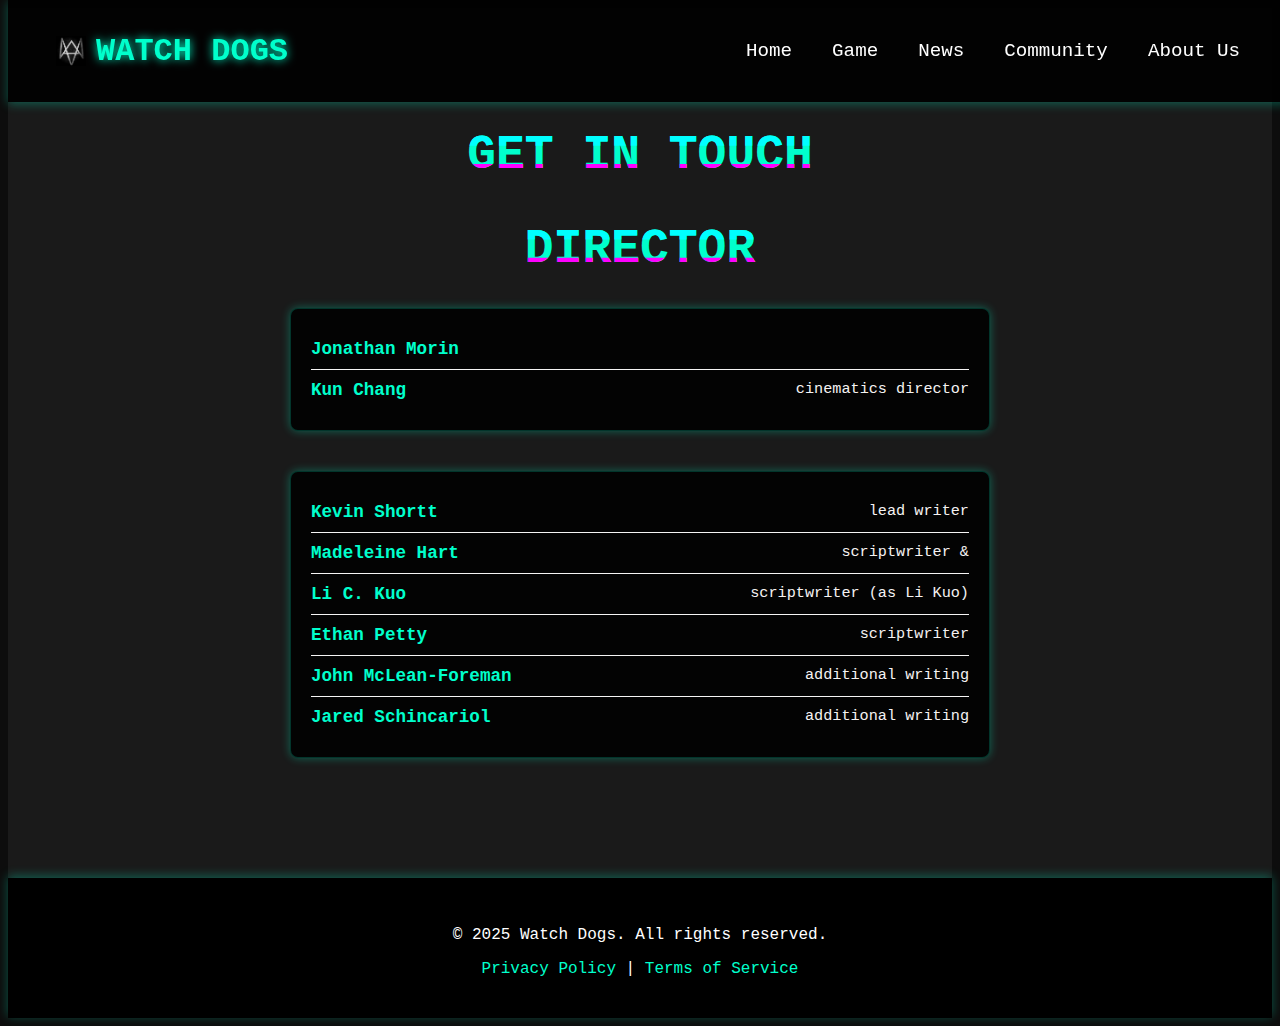
<file: sample/About Us.html>
<!DOCTYPE html>
<html lang="en">
<head>
    <meta charset="UTF-8">
    <meta name="viewport" content="width=device-width, initial-scale=1.0">
    <title>Watch Dogs - Contact</title>
    <link rel="stylesheet" href="style.css">
</head>
<body>
    <!-- Navigation -->
    <nav>
        <div class="logo">
            <img src="logo header.png" alt="watchdogs Logo" class="nav-logo">
            WATCH DOGS
        </div>
        <ul>
            <li><a href="index.html">Home</a></li>
            <li><a href="game.html">Game</a></li>
            <li><a href="news.html">News</a></li>
            <li><a href="community.html">Community</a></li>
            <li><a href="About Us.html">About Us</a></li>
        </ul>
    </nav>
<!-- Contact Section -->
    <section class="About">
        <h2 class="glitch">Get in Touch</h2>
        <div class="About-About fade-in">
        </div>
  <h2 class="glitch"> Director</h2>
  <div class="box">
    <div class="person">
      <div class="name">Jonathan Morin</div>
    </div>
    <div class="person">
      <div class="name">Kun Chang</div>
      <div class="role">cinematics director</div>
    </div>
  </div>

  <div class="box">
    <div class="person">
      <div class="name">Kevin Shortt</div>
      <div class="role">lead writer</div>
    </div>
    <div class="person">
      <div class="name">Madeleine Hart</div>
      <div class="role">scriptwriter &</div>
    </div>
    <div class="person">
      <div class="name">Li C. Kuo</div>
      <div class="role">scriptwriter (as Li Kuo) </div>
    </div>
    <div class="person">
      <div class="name">Ethan Petty</div>
      <div class="role">scriptwriter</div>
    </div>
    <div class="person">
      <div class="name">John McLean-Foreman</div>
      <div class="role">additional writing </div>
    </div>
    <div class="person">
      <div class="name">Jared Schincariol</div>
      <div class="role">additional writing</div>
    </div>
  </div>
    </section>

</body>
</html>

    <!-- Footer -->
    <footer>
        <p>© 2025 Watch Dogs. All rights reserved.</p>
        <p><a href="#privacy">Privacy Policy</a> | <a href="#terms">Terms of Service</a></p>
    </footer>

    <script src="main.js"></script>
</body>
</html>
</file>
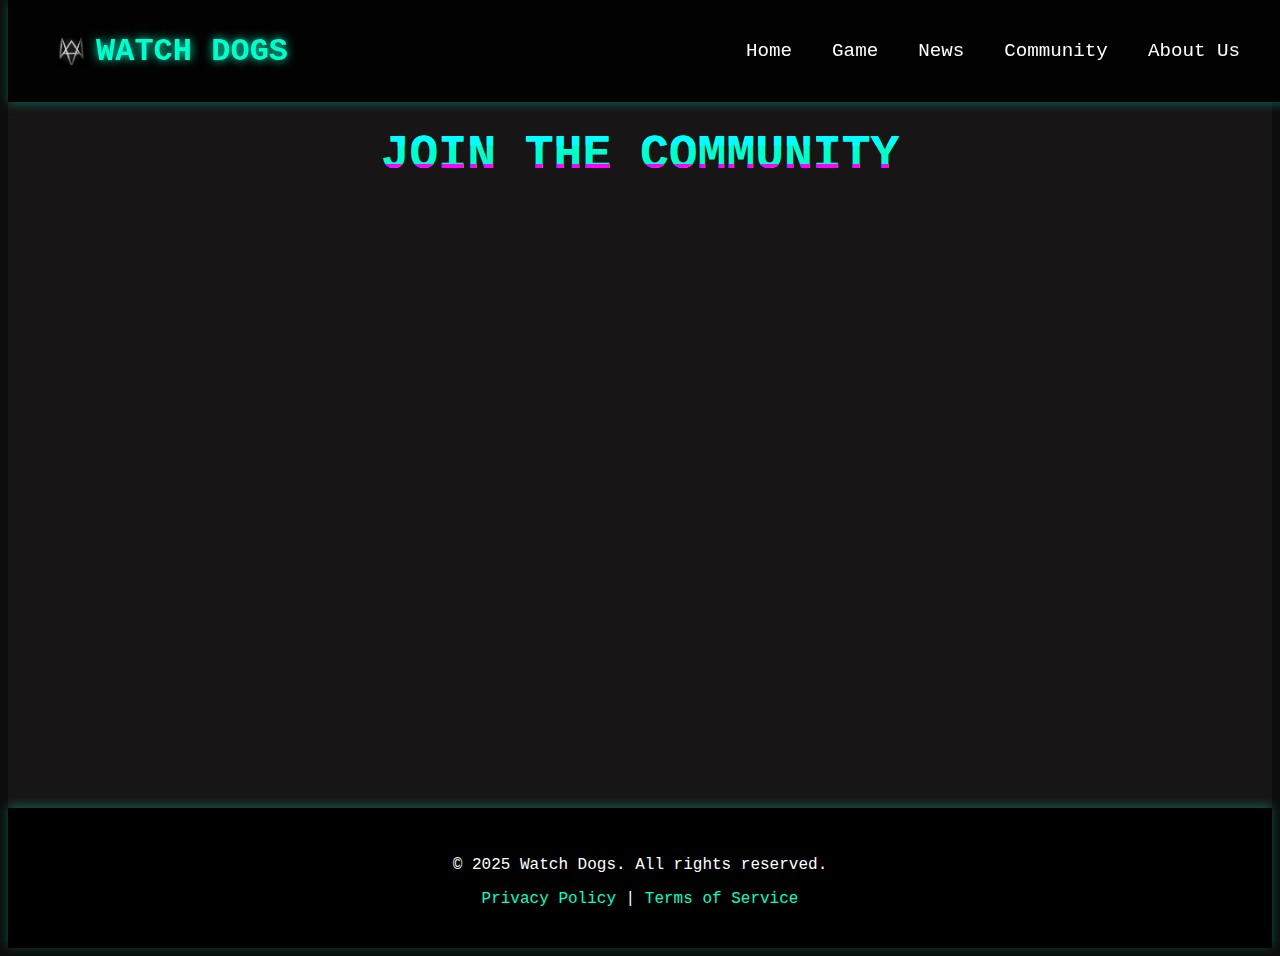
<file: sample/community.html>
<!DOCTYPE html>
<html lang="en">
<head>
    <meta charset="UTF-8">
    <meta name="viewport" content="width=device-width, initial-scale=1.0">
    <title>Watch Dogs - Community</title>
    <link rel="stylesheet" href="style.css">
</head>
<body>
    <!-- Navigation -->
    <nav>
        <div class="logo">
            <img src="logo header.png" alt="watchdogs Logo" class="nav-logo">
            WATCH DOGS
        </div>
        <ul>
            <li><a href="index.html">Home</a></li>
            <li><a href="game.html">Game</a></li>
            <li><a href="news.html">News</a></li>
            <li><a href="community.html">Community</a></li>
            <li><a href="About Us.html">About Us</a></li>
        </ul>
    </nav>

    <!-- Community Section -->
    <section class="community">
        <h2 class="glitch">Join the Community</h2>
        <div class="community-content fade-in">
            <p>Connect with other players, share strategies, and participate in events. Join our forums and social channels today!</p>
            <div class="community-image">
                <img src="Community.webp" alt="Community">
            </div>
        </div>
    </section>

    <!-- Footer -->
    <footer>
        <p>© 2025 Watch Dogs. All rights reserved.</p>
        <p><a href="#privacy">Privacy Policy</a> | <a href="#terms">Terms of Service</a></p>
    </footer>

    <script src="main.js"></script>
</body>
</html>
</file>
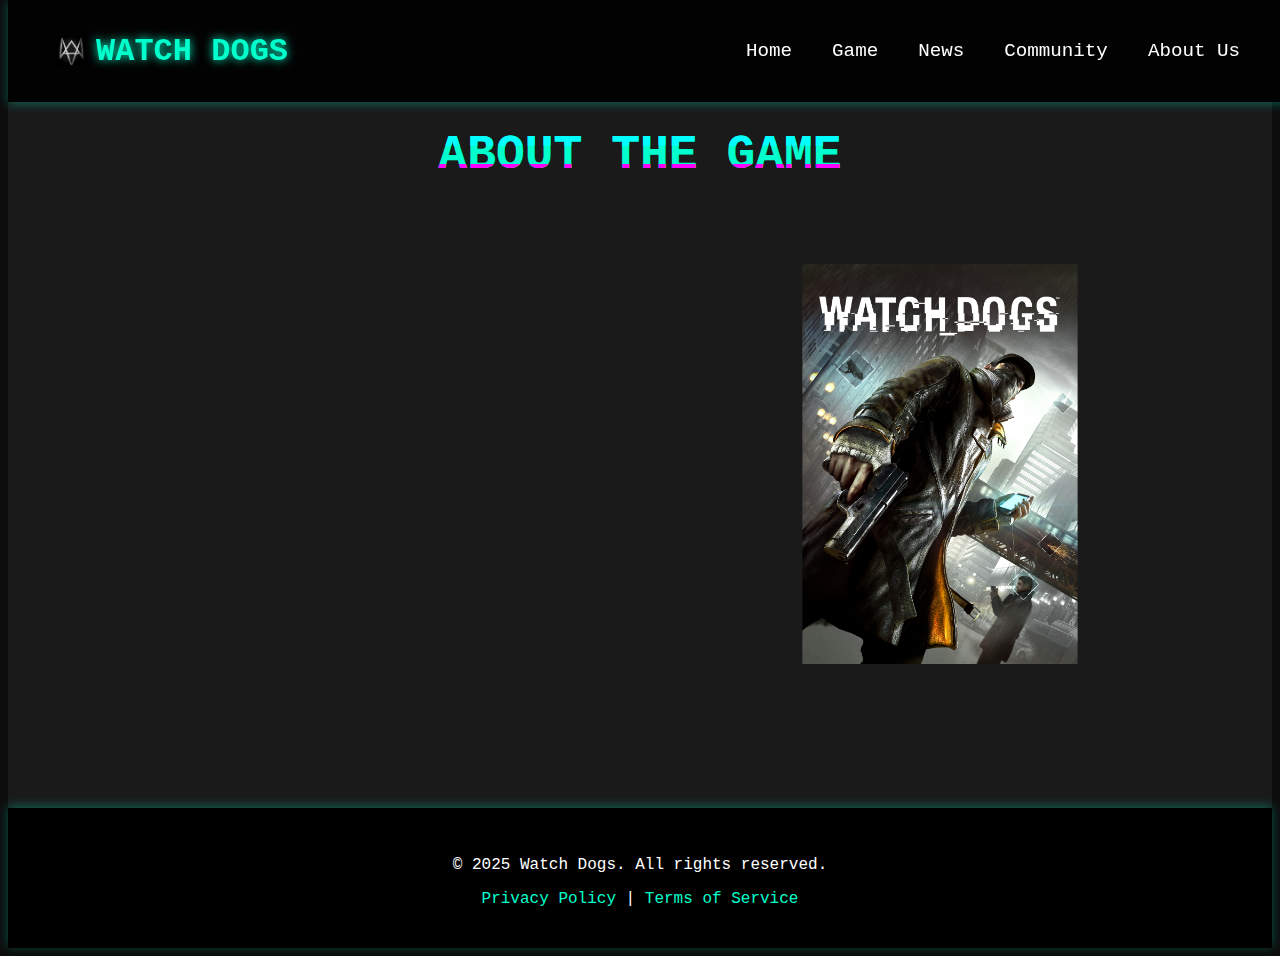
<file: sample/game.html>
<!DOCTYPE html>
<html lang="en">
<head>
    <meta charset="UTF-8">
    <meta name="viewport" content="width=device-width, initial-scale=1.0">
    <title>Watch Dogs - Game</title>
    <link rel="stylesheet" href="style.css">
</head>
<body>
    <nav>
        <div class="logo">
            <img src="logo header.png" alt="watchdogs Logo" class="nav-logo">
            WATCH DOGS
        </div>
</div>

</div>
        <ul>
            <li><a href="index.html">Home</a></li>
            <li><a href="game.html">Game</a></li>
            <li><a href="news.html">News</a></li>
            <li><a href="community.html">Community</a></li>
            <li><a href="About Us.html">About Us</a></li>
        </ul>
    </nav>
    <!-- Game Info Section -->
    <section class="game-info">
        <h2 class="glitch">About the Game</h2>
        <div class="game-content">
            <div class="game-text fade-in">
                <p>Watch Dogs takes you to a hyper-connected city where you play as a brilliant hacker fighting for justice. Use your skills to manipulate the city's systems, uncover secrets, and take down your enemies in a thrilling narrative-driven adventure.</p>
            </div>
            <div class="game-slideshow">
                <img class="slide" src="Watch Dogs.jpg" alt="Watch dogs 1">
                <img class="slide" src="Watch_Dogs_2.jpg" alt="Watch dogs 2">
                <img class="slide" src="watch dogs 3.jpg" alt="Watch dogs legion">
            </div>
        </div>
    </section>

    <!-- Footer -->
    <footer>
        <p>© 2025 Watch Dogs. All rights reserved.</p>
        <p><a href="#privacy">Privacy Policy</a> | <a href="#terms">Terms of Service</a></p>
    </footer>

    <script src="main.js"></script>
</body>
</html>
</file>
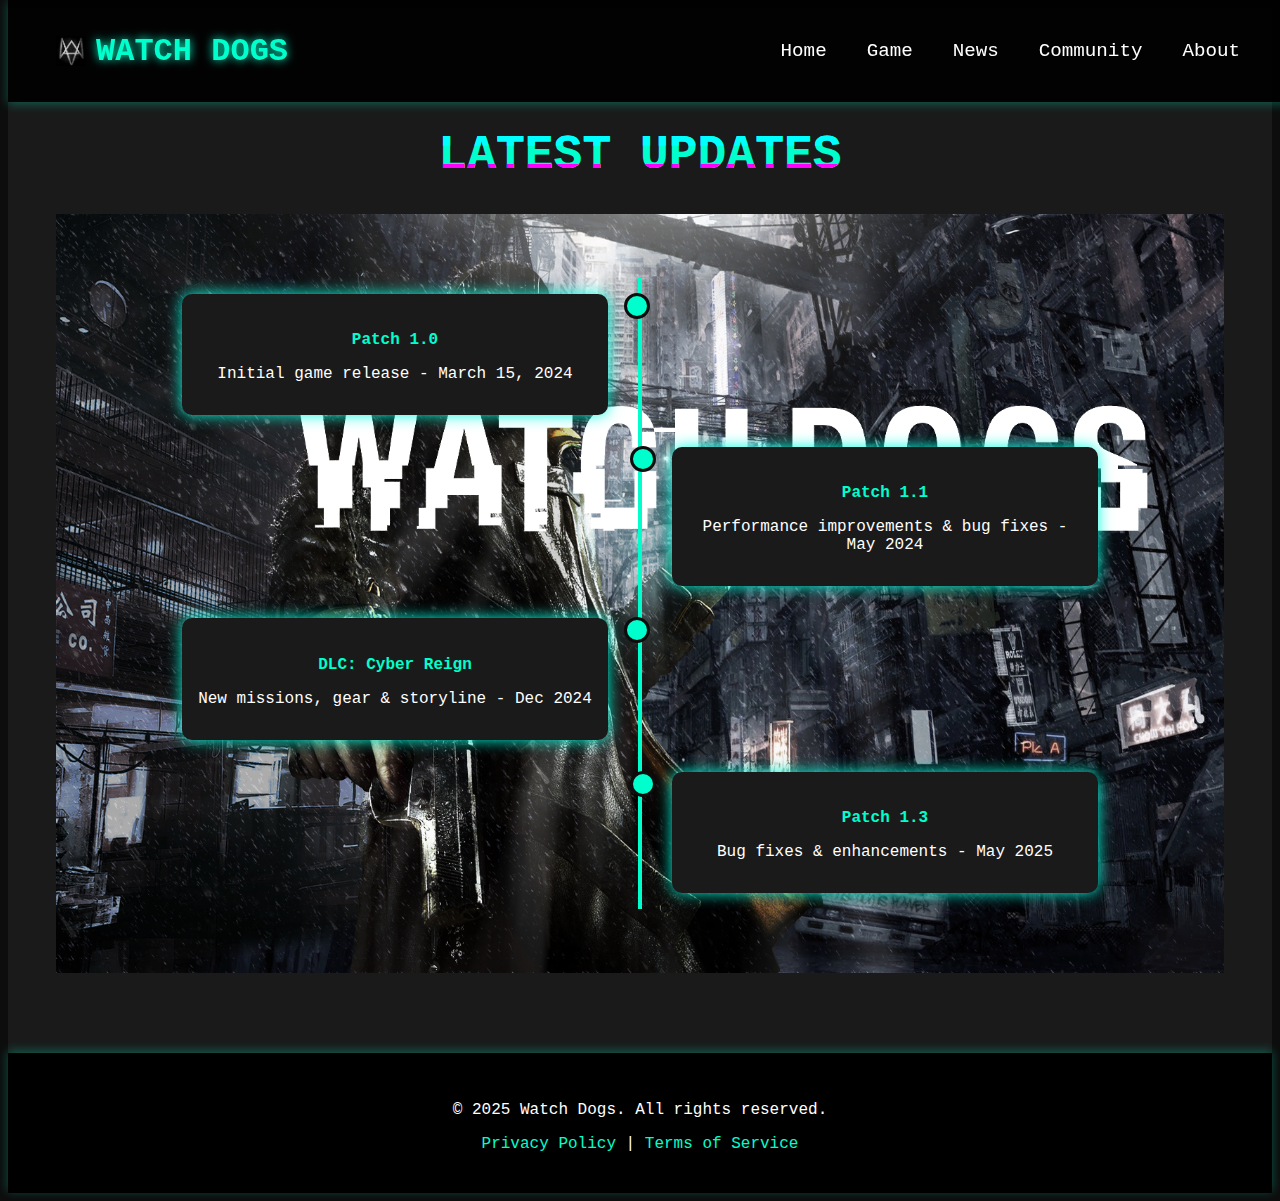
<file: sample/news.html>
<!DOCTYPE html>
<html lang="en">
<head>
    <meta charset="UTF-8">
    <meta name="viewport" content="width=device-width, initial-scale=1.0">
    <title>Watch Dogs - News</title>
    <link rel="stylesheet" href="style.css">
</head>
<body>
    <!-- Navigation -->
    <nav>
        <div class="logo">
            <img src="logo header.png" alt="Ubisoft Logo" class="nav-logo">
            WATCH DOGS
        </div>
        <ul>
            <li><a href="index.html">Home</a></li>
            <li><a href="game.html">Game</a></li>
            <li><a href="news.html">News</a></li>
            <li><a href="community.html">Community</a></li>
            <li><a href="About Us.html">About</a></li>
        </ul>
    </nav>

    <!-- News Section -->
    <section class="news">
        <h2 class="glitch">Latest Updates</h2>
        <div class="news-content">
            <div class="timeline">
  <div class="timeline-container">
    <div class="timeline-item left">
      <div class="content">
        <h4>Patch 1.0</h4>
        <p>Initial game release - March 15, 2024</p>
      </div>
    </div>
    <div class="timeline-item right">
      <div class="content">
        <h4>Patch 1.1</h4>
        <p>Performance improvements & bug fixes - May 2024</p>
      </div>
    </div>
    <div class="timeline-item left">
      <div class="content">
        <h4>DLC: Cyber Reign</h4>
        <p>New missions, gear & storyline - Dec 2024</p>
      </div>
    </div>
    <div class="timeline-item right">
      <div class="content">
        <h4>Patch 1.3</h4>
        <p>Bug fixes & enhancements - May 2025</p>
      </div>
    </div>
  </div>
</div>

        </div>
    </section>

    <!-- Footer -->
    <footer>
        <p>© 2025 Watch Dogs. All rights reserved.</p>
        <p><a href="#privacy">Privacy Policy</a> | <a href="#terms">Terms of Service</a></p>
    </footer>

    <script src="main.js"></script>
</body>
</html>
</file>
<file: sample/style.css>
* {
    margin: 1;
    box-sizing: border-box;
    font-family: 'Courier New', monospace;
}

body {
    background-color: #0d0d0d;
    color: #fff;
    overflow-x: hidden;
}

nav {
    background-color: rgba(0, 0, 0, 0.9);
    padding: 1.5rem 3rem;
    position: fixed;
    width: 100%;
    top: 0;
    z-index: 1000;
    display: flex;
    justify-content: space-between;
    align-items: center;
    box-shadow: 0 2px 10px rgba(0, 255, 204, 0.3);
}

.logo {
    display: flex;
    align-items: center;
    font-size: 2rem;
    font-weight: bold;
    color: #00ffcc;
    text-transform: uppercase;
    text-shadow: 0 0 10px #00ffcc;
}

.nav-logo {
    width: 30px;
    height: 30px;
    margin-right: 10px;
}

nav ul {
    list-style: none;
    display: flex;
    gap: 2.5rem;
}

nav ul li a {
    color: #fff;
    text-decoration: none;
    font-size: 1.2rem;
    transition: all 0.3s ease;
}

nav ul li a:hover {
    color: #00ffcc;
    text-shadow: 0 0 15px #00ffcc;
}

.hero {
    position: relative;
    height: 100vh;
    display: flex;
    justify-content: center;
    align-items: center;
    text-align: center;
    overflow: hidden;
    margin-top: 60px; 
}

.hero-content {
    position: relative;
    z-index: 2;
}

.hero-image {
    position: absolute;
    width: 100%;
    height: 100%;
    z-index: 1;
}

.hero-image img {
    width: 100%;
    height: 100%;
    object-fit: cover;
    opacity: 0.5;
}

.glitch {
    font-size: 5rem;
    text-transform: uppercase;
    margin-bottom: 1.5rem;
    position: relative;
    animation: glitch 2s linear infinite;
}

@keyframes glitch {
    2%, 64% { transform: translate(2px, 0) skew(0deg); }
    4%, 60% { transform: translate(-2px, 0) skew(0deg); }
    62% { transform: translate(0, 0) skew(5deg); }
}

.glitch:before, .glitch:after {
    content: attr(data-text);
    position: absolute;
    top: 0;
    left: 0;
    width: 100%;
    height: 100%;
}

.glitch:before {
    color: #0ff;
    animation: glitchTop 1s linear infinite;
    clip-path: polygon(0 0, 100% 0, 100% 33%, 0 33%);
}

@keyframes glitchTop {
    2%, 64% { transform: translate(2px, -2px); }
    4%, 60% { transform: translate(-2px, 2px); }
    62% { transform: translate(13px, -1px) skew(-13deg); }
}

.glitch:after {
    color: #f0f;
    animation: glitchBottom 1.5s linear infinite;
    clip-path: polygon(0 67%, 100% 67%, 100% 100%, 0 100%);
}

@keyframes glitchBottom {
    2%, 64% { transform: translate(-2px, 0); }
    4%, 60% { transform: translate(-2px, 0); }
    62% { transform: translate(-22px, 5px) skew(21deg); }
}

.fade-in {
    opacity: 0;
    animation: fadeIn 2s forwards;
}

@keyframes fadeIn {
    to { opacity: 1; }
}

.cta-button {
    display: inline-block;
    background-color: #00ffcc;
    color: #000;
    padding: 1.2rem 2.5rem;
    text-decoration: none;
    font-weight: bold;
    border-radius: 5px;
    transition: all 0.3s ease;
    text-transform: uppercase;
    box-shadow: 0 0 15px #00ffcc;
    animation: pulse 2s infinite;
}

@keyframes pulse {
    0% { transform: scale(1); }
    50% { transform: scale(1.05); }
    100% { transform: scale(1); }
}

.cta-button:hover {
    background-color: #00cc99;
    box-shadow: 0 0 25px #00cc99;
    transform: scale(1.1);
}

.game-info {
    padding: 5rem 3rem;
    background-color: #1a1a1a;
    text-align: center;
    min-height: calc(100vh - 100px);
}

.game-info h2 {
    font-size: 3rem;
    margin-bottom: 2rem;
    color: #00ffcc;
}

.game-content {
    display: flex;
    flex-wrap: wrap;
    justify-content: center;
    align-items: center;
    gap: 2rem;
    max-width: 1200px;
    margin: 0 auto;
}

.game-text {
    flex: 1;
    font-size: 1.2rem;
    line-height: 1.8;
    min-width: 300px;
}

.game-slideshow {
    flex: 1;
    max-width: 800px;
    min-width: 500px;
    position: relative;
    height: 500px;
    overflow: hidden;
    display: flex;
    justify-content: center;
    align-items: center;
}

.game-slideshow .slide {
    position: absolute;
    width: 100%;
    height: 100%;
    object-fit: contain;
    opacity: 0;
    transition: opacity 1s ease-in-out, transform 1s ease-in-out;
    transform: scale(0.8);
}

.game-slideshow .slide.active {
    opacity: 1;
}

.featured-games {
  background-color: #121212;
  padding: 60px 20px;
}

.container {
  display: flex;
  justify-content: center;
  gap: 30px;
  flex-wrap: wrap;
}

.card {
  width: 220px;
  height: 320px;
  background-color: #1a1a1a;
  border-radius: 16px;
  overflow: hidden;
  box-shadow: 0 0 20px rgba(0, 255, 225, 0.3);
  transition: transform 0.4s ease, box-shadow 0.4s ease;
  animation: fadeInUp 0.6s ease forwards;
  opacity: 0;
  transform: translateY(20px);
  position: relative;
}

.card:hover {
  transform: scale(1.05) rotateX(5deg) rotateY(5deg);
  box-shadow: 0 0 30px rgba(0, 255, 225, 0.8);
  z-index: 2;
}

.card img {
  width: 100%;
  height: 100%;
  object-fit: cover;
  transition: opacity 0.3s ease;
  border-radius: 16px;
}

.card::after {
  content: attr(data-title);
  position: absolute;
  bottom: 0;
  width: 100%;
  background: rgba(0, 0, 0, 0.7);
  color: #00ffe1;
  font-family: monospace;
  font-size: 1rem;
  text-align: center;
  padding: 10px 0;
  transform: translateY(100%);
  transition: transform 0.3s ease;
}

.card:hover::after {
  transform: translateY(0);
}


@keyframes fadeInUp {
  0% {
    opacity: 0;
    transform: translateY(20px);
  }
  100% {
    opacity: 1;
    transform: translateY(0);
  }
}


.game-video {
    flex: 1;
    max-width: 500px;
    min-width: 300px;
}

.game-video video {
    width: 130%;
    height: 1200%;
    border-radius: 10px;
    box-shadow: 0 0 15px #00ffcc;
}

.game-text{
    text-align: center;
    max-width: 600%;
}

.news {
    padding: 5rem 3rem;
    background-color: #1a1a1a;
    text-align: center;
    min-height: calc(100vh - 100px);
}

.news h2 {
    font-size: 3rem;
    margin-bottom: 2rem;
    color: #00ffcc;
}

.news-content {
    display: grid;
    grid-template-columns: repeat(auto-fit, minmax(300px, 1fr));
    gap: 2rem;
    max-width: 1200px;
    margin: 0 auto;
}

.news-item {
    padding: 1rem;
    background: rgba(0, 255, 204, 0.1);
    border-left: 4px solid #00ffcc;
    font-size: 1.2rem;
}

.timeline {
   background-image: url('6.png');
   background-repeat: no-repeat;
   background-size: cover;
   padding: 4rem 2rem;
   text-align: center;
}

.timeline-container {
    
  position: relative;
  max-width: 1000px;
  margin: auto;
  padding: 0 10px;
}

.timeline-container::after {
  content: '';
  position: absolute;
  width: 4px;
  background-color: #00ffcc;
  top: 0;
  bottom: 0;
  left: 50%;
  transform: translateX(-50%);
}

.timeline-item {
  padding: 1rem 2rem;
  position: relative;
  width: 50%;
  animation: fadeInUp 1s ease forwards;
}

.timeline-item.left {
  left: 0;
}

.timeline-item.right {
  left: 50%;
}

.timeline-item .content {
  background: #1a1a1a;
  padding: 1rem;
  border-radius: 10px;
  box-shadow: 0 0 15px #00ffe1;
  position: relative;
}

.timeline-item .content h4 {
  color: #00ffcc;
  margin-bottom: 0.5rem;
}

.timeline-item .content p {
  color: #fff;
  font-size: 1rem;
}

.timeline-item:before {
  content: '';
  position: absolute;
  top: 15px;
  width: 20px;
  height: 20px;
  border-radius: 50%;
  background: #00ffcc;
  border: 3px solid #0d0d0d;
  z-index: 1;
}

.timeline-item.left::before {
  right: -10px;
}

.timeline-item.right::before {
  left: -10px;
}

@media (max-width: 768px) {
  .timeline-container::after {
    left: 20px;
  }

  .timeline-item {
    width: 100%;
    left: 0 !important;
    padding-left: 40px;
    margin-bottom: 2rem;
  }

  .timeline-item::before {
    left: 0;
  }
}

.About {
    padding: 5rem 3rem;
    background-color: #1a1a1a;
    text-align: center;
    min-height: calc(100vh - 100px);
}

.About h2 {
    font-size: 3rem;
    margin-bottom: 2rem;
    color: #00ffcc;
}

.About-About {
    font-size: 1.2rem;
    max-width: 600px;
    margin: 0 auto;
}

.About-About a {
    color: #00ffcc;
    text-decoration: none;
    transition: color 0.3s;
}

.About-About a:hover {
    color: #00cc99;
    text-decoration: underline;
}

.team-section h2 {
    border-left: 4px solid #00ffcc;
    padding-left: 10px;
    margin-top: 40px;
    font-size: 2rem;
    color: #00ffcc;
    position: relative;
}

.edit {
    float: right;
    font-size: 0.9rem;
    color: #1b0e0e;
    cursor: pointer;
}

.box {
    background-color: #030303;
    border: 1px solid #00ffcc33;
    border-radius: 8px;
    padding: 20px;
    margin: 15px auto 40px;
    max-width: 700px;
    box-shadow: 0 0 10px #00ffcc55;
}

.person {
    display: flex;
    justify-content: space-between;
    padding: 10px 0;
    border-bottom: 1px solid #f5f4f4;
}

.person:last-child {
    border-bottom: none;
}

.name {
    font-weight: bold;
    color: #00ffcc;
    font-size: 1.1rem;
}

.role {
    font-size: 0.95rem;
    color: #f5f2f2;
    text-align: right;
}

@media (max-width: 600px) {
    .person {
        flex-direction: column;
        align-items: flex-start;
    }

    .role {
        text-align: left;
        margin-top: 4px;
    }
}

.community {
    padding: 5rem 3rem;
    background-color: #171515;
    text-align: center;
    min-height: calc(100vh - 100px);
}

.community h2 {
    font-size: 3rem;
    margin-bottom: 2rem;
    color: #00ffcc;
}

.community-content {
    display: flex;
    flex-wrap: wrap;
    justify-content: center;
    align-items: center;
    gap: 2rem;
    max-width: 1200px;
    margin: 0 auto;
}

.community-content p {
    flex: 1;
    font-size: 1.2rem;
    line-height: 1.8;
    min-width: 300px;
}

.community-image {
    flex: 1;
    max-width: 500px;
    min-width: 300px;
}

.community-image img {
    width: 100%;
    height: auto;
    box-shadow: 0 0 15px #00ffcc;
}

footer {
    background-color: #000;
    padding: 2rem;
    text-align: center;
    font-size: 1rem;
    box-shadow: 0 -2px 10px rgba(0, 255, 204, 0.3);
    position: relative;
    bottom: 0;
    width: 100%;
}

footer p {
    margin-bottom: 0.5rem;
}

footer a {
    color: #00ffcc;
    text-decoration: none;
    transition: color 0.3s;
}

footer a:hover {
    color: #00cc99;
    text-decoration: underline;
}

@media (max-width: 768px) {
    nav {
        flex-direction: column;
        gap: 1rem;
    }

    nav ul {
        flex-direction: column;
        align-items: center;
        gap: 1rem;
    }

    .glitch {
        font-size: 3rem;
    }

    .cta-button {
        padding: 0.8rem 1.5rem;
        font-size: 1rem;
    }

    .game-content, .community-content {
        flex-direction: column;
    }

    .game-slideshow, .community-image {
        max-width: 100%;
    }
}
</file>
